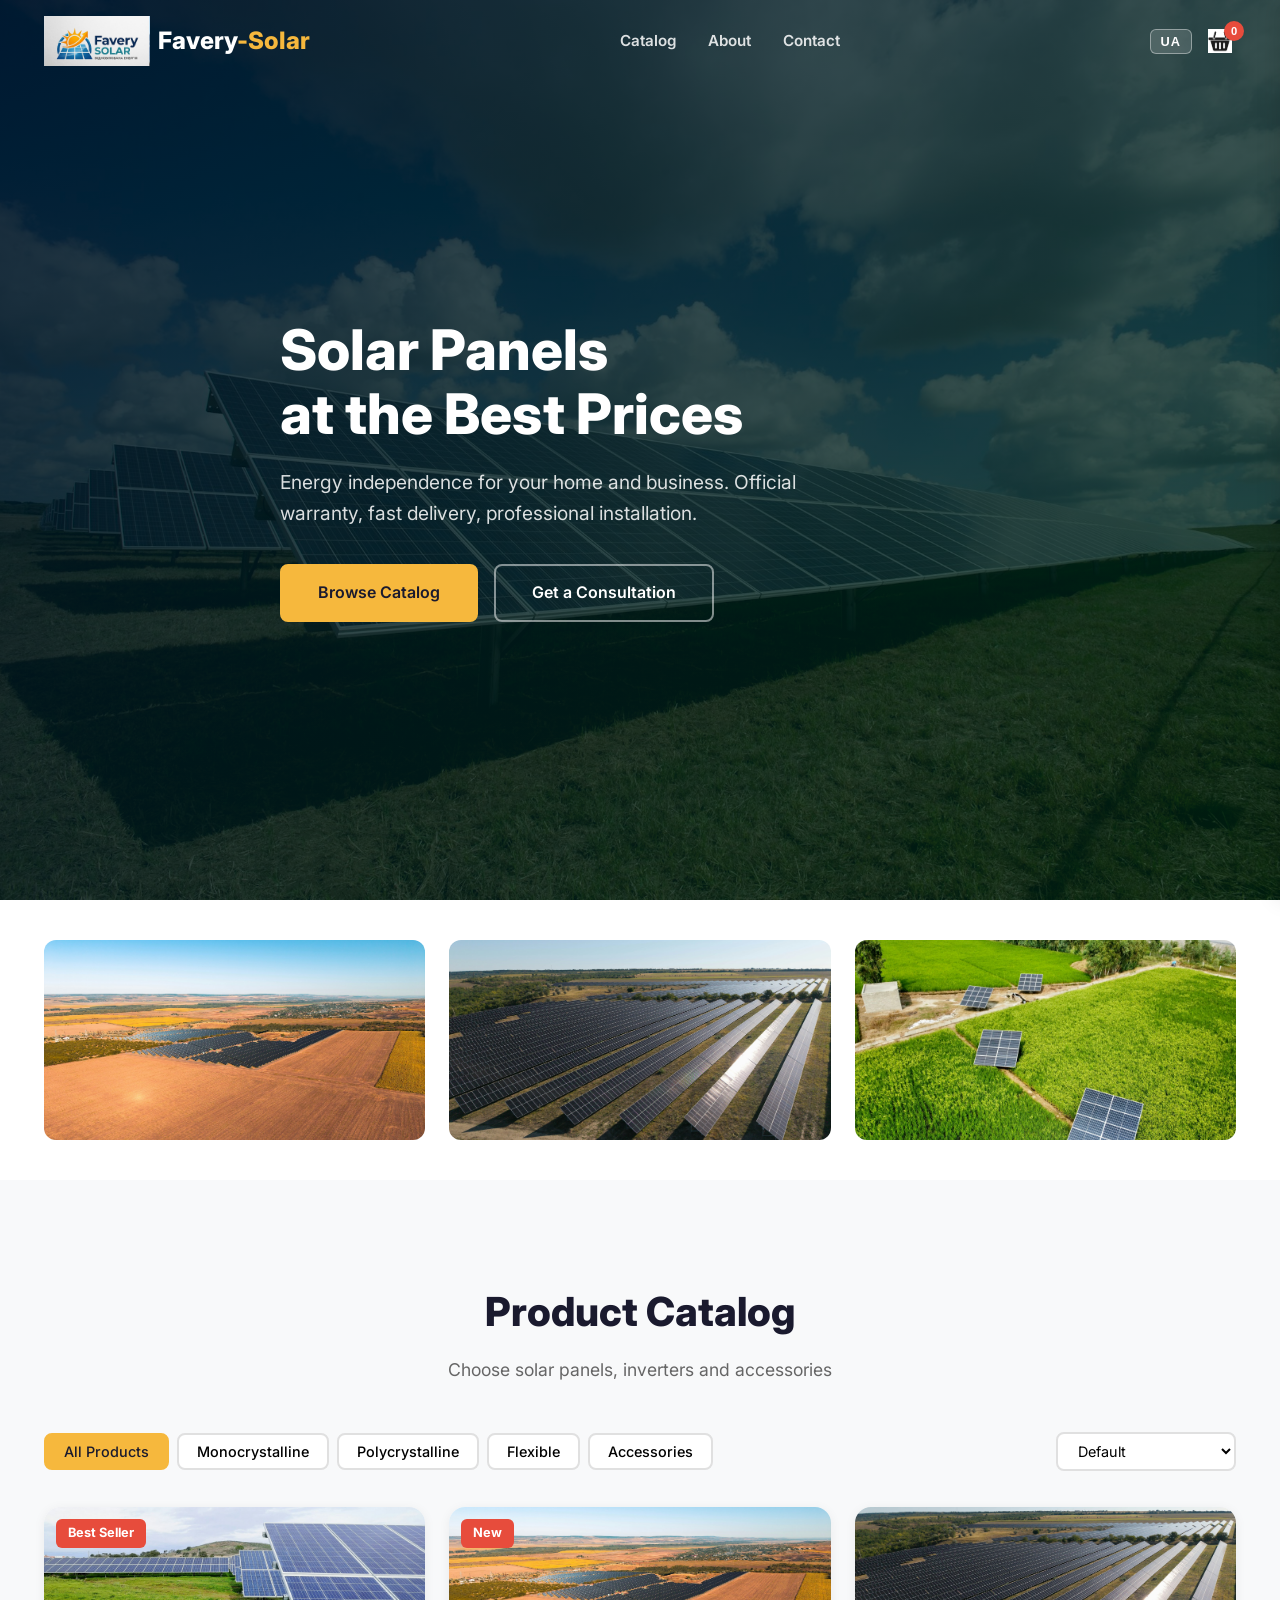
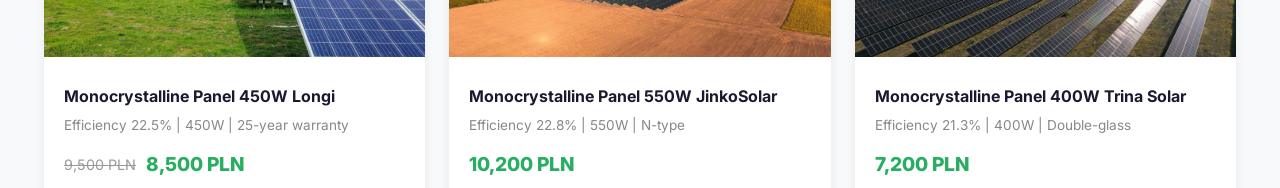
<file: index.html>
<!DOCTYPE html>
<html lang="uk">
<head>
  <meta charset="UTF-8">
  <meta name="viewport" content="width=device-width, initial-scale=1.0">
  <title>Портфоліо — Favery-Solar</title>
  <meta http-equiv="refresh" content="0;url=projects/favery-solar/index.html">
</head>
<body>
  <p><a href="projects/favery-solar/index.html">Favery-Solar — Інтернет-магазин сонячних панелей</a></p>
</body>
</html>
</file>
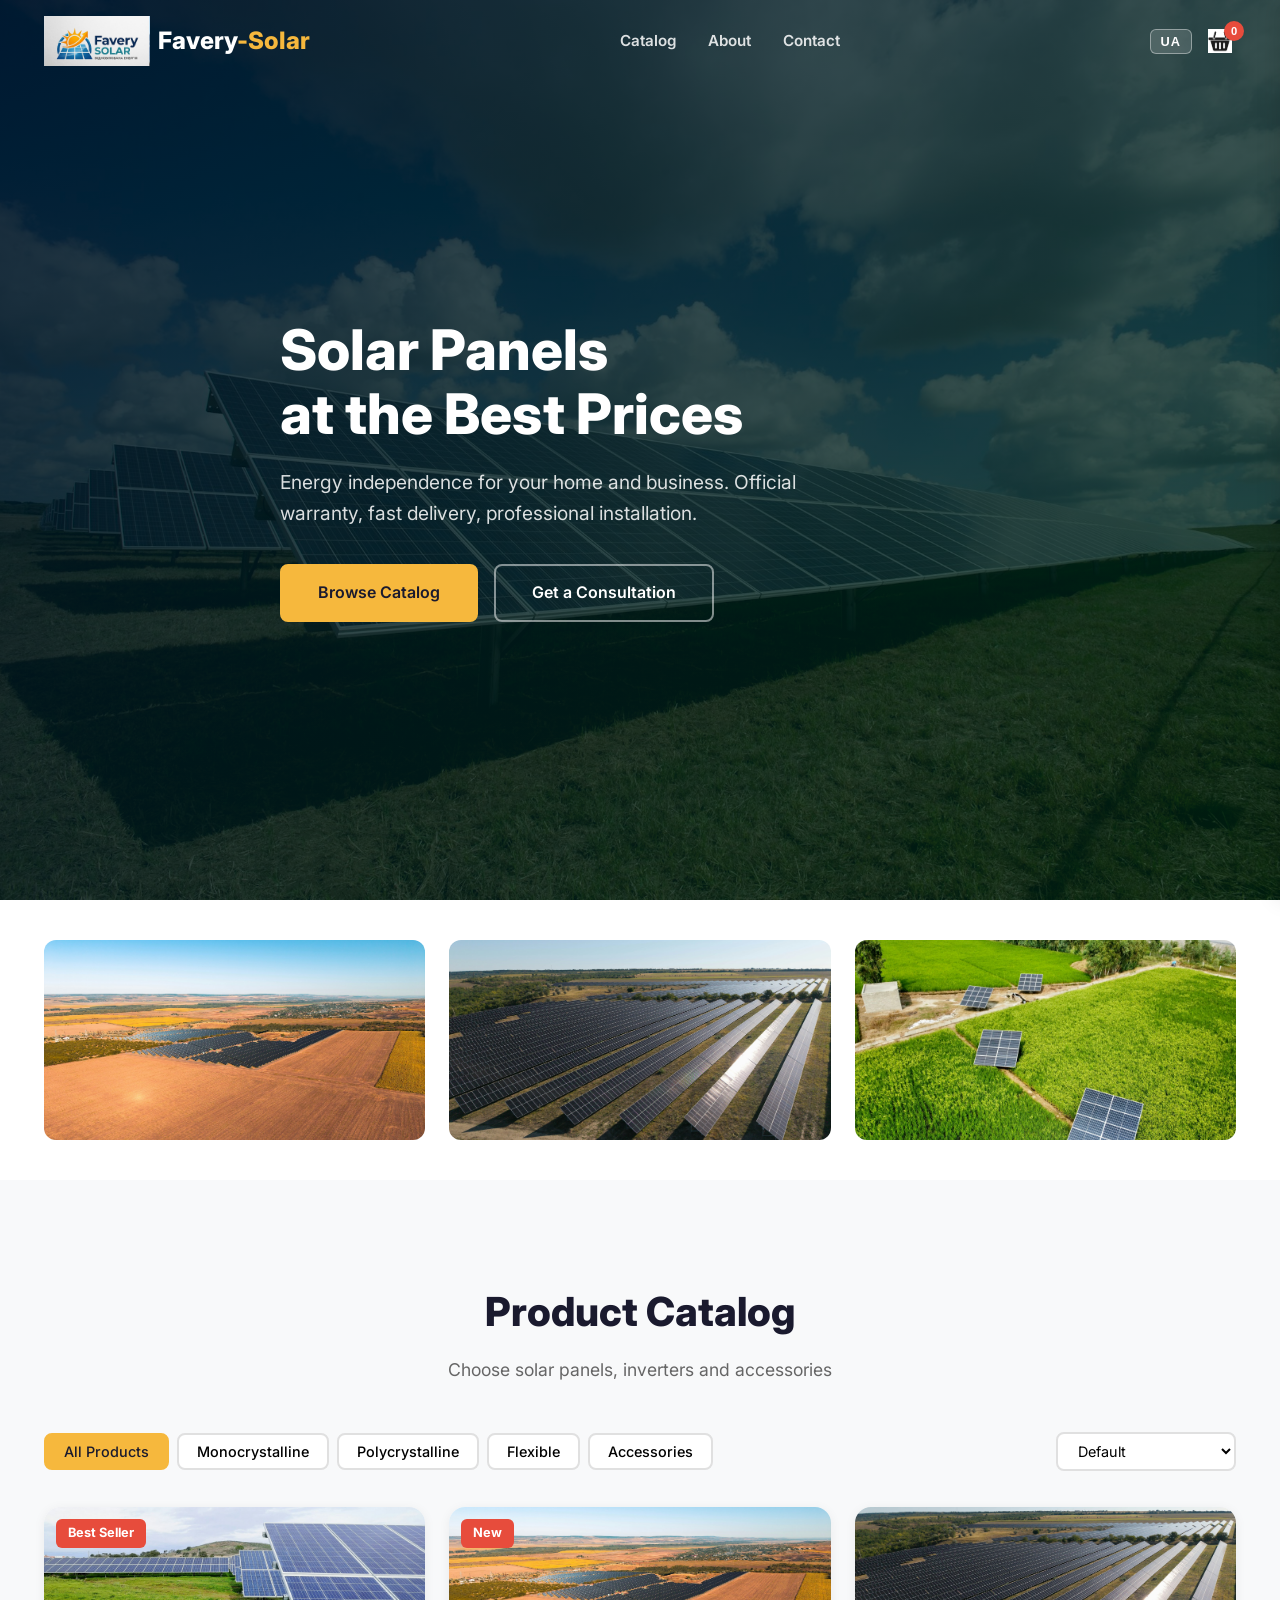
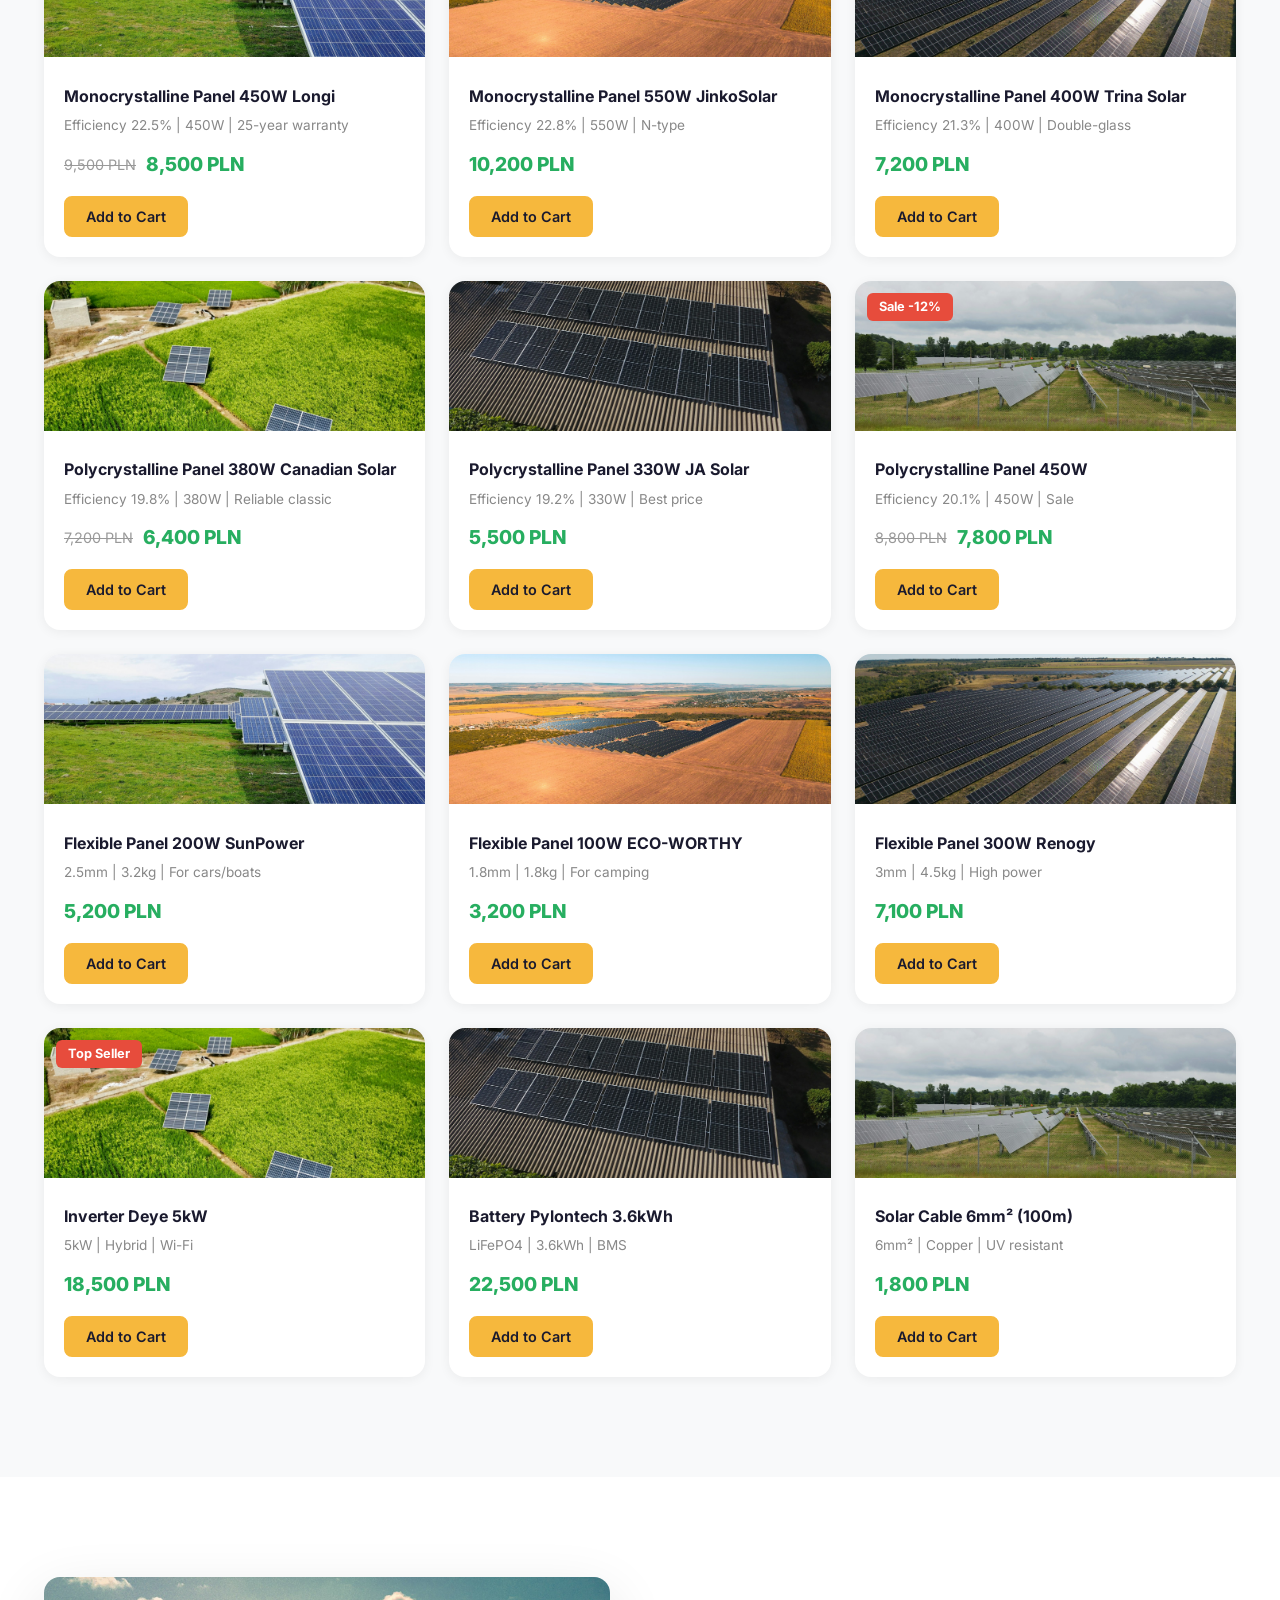
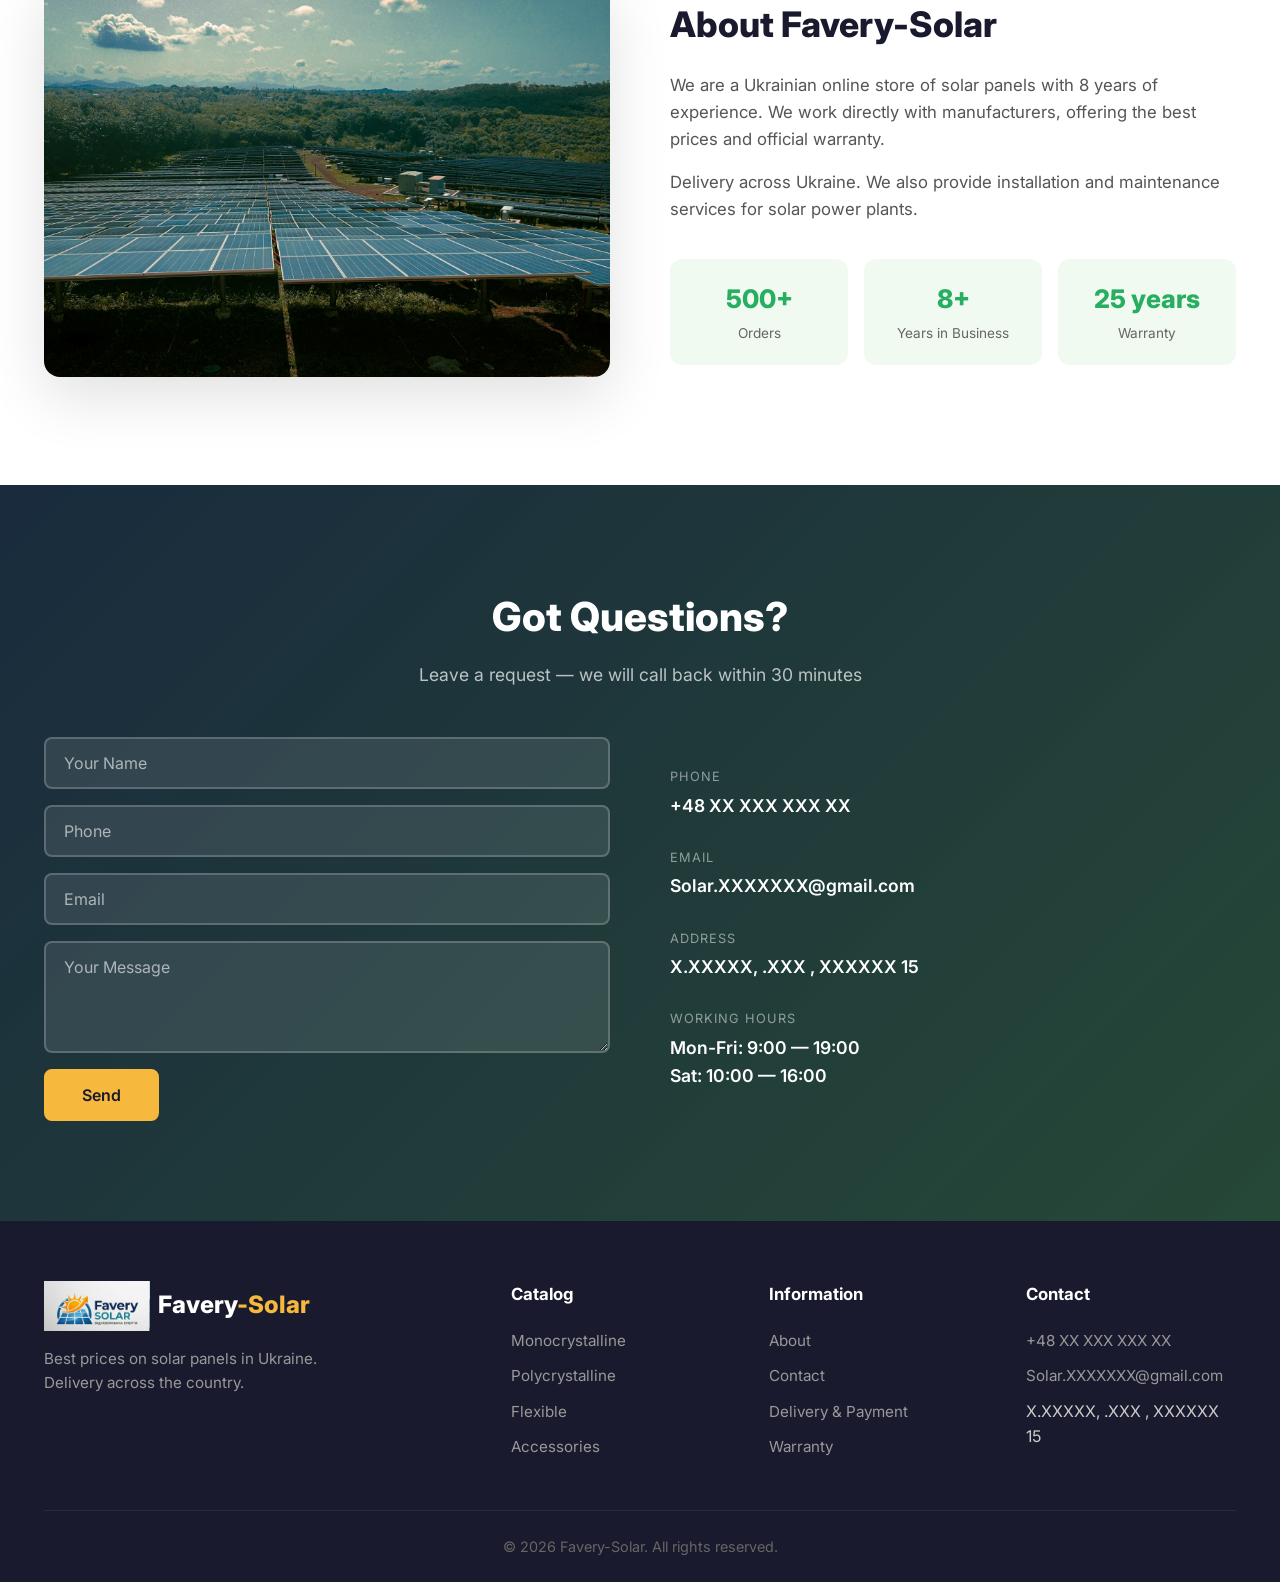
<file: projects/favery-solar/index.html>
<!DOCTYPE html>
<html lang="en">
<head>
  <meta charset="UTF-8">
  <meta name="viewport" content="width=device-width, initial-scale=1.0">
  <title>Favery-Solar — Solar Panel Online Store</title>
  <meta name="description" content="Solar panels at the best prices in Ukraine. Monocrystalline, polycrystalline and flexible panels with delivery across Ukraine.">
  <link rel="stylesheet" href="assets/css/style.css">
  <link href="https://fonts.googleapis.com/css2?family=Inter:wght@400;500;600;700;800&display=swap" rel="stylesheet">
</head>
<body>
  <header class="header" id="header">
    <div class="container">
      <div class="header-inner">
        <a href="#" class="logo">
          <img src="assets/img/logo.png" alt="Favery-Solar" class="logo-img">
          <span class="logo-text">Favery<span class="logo-accent">-Solar</span></span>
        </a>
        <nav class="nav" id="nav">
          <ul class="nav-list">
            <li><a href="#catalog" data-i18n="navCatalog">Catalog</a></li>
            <li><a href="#about" data-i18n="navAbout">About</a></li>
            <li><a href="#contact" data-i18n="navContact">Contact</a></li>
          </ul>
        </nav>
        <div class="header-actions">
          <button class="lang-btn" id="langBtn" aria-label="Switch language">UA</button>
          <button class="cart-btn" id="cartBtn" aria-label="Cart">
            <div class="shop-img">
              <img src="assets/img/shop.png" alt="shop">
            </div>
            <span class="cart-count" id="cartCount">0</span>
          </button>
          <button class="burger" id="burger" aria-label="Menu">
            <span></span><span></span><span></span>
          </button>
        </div>
      </div>
    </div>
  </header>

  <section class="hero" id="hero">
    <div class="hero-overlay"></div>
    <div class="container hero-content">
      <h1><span data-i18n="heroTitle1">Solar Panels</span> <br><span data-i18n="heroTitle2">at the Best Prices</span></h1>
      <p data-i18n="heroDesc">Energy independence for your home and business. Official warranty, fast delivery, professional installation.</p>
      <div class="hero-buttons">
        <a href="#catalog" class="btn btn-primary" data-i18n="heroBtn1">Browse Catalog</a>
        <a href="#contact" class="btn btn-secondary" data-i18n="heroBtn2">Get a Consultation</a>
      </div>
    </div>
  </section>

  <section class="partners">
    <div class="container">
      <div class="partners-grid">
        <div class="partner-img">
          <img src="assets/img/field-clear.jpg" alt="Solar field" loading="lazy">
        </div>
        <div class="partner-img">
          <img src="assets/img/rows-field.jpg" alt="Rows of solar panels" loading="lazy">
        </div>
        <div class="partner-img">
          <img src="assets/img/field-panels.jpg" alt="Solar panels" loading="lazy">
        </div>
      </div>
    </div>
  </section>

  <section class="catalog" id="catalog">
    <div class="container">
      <div class="section-header">
        <h2 data-i18n="catalogTitle">Product Catalog</h2>
        <p data-i18n="catalogDesc">Choose solar panels, inverters and accessories</p>
      </div>
      <div class="catalog-controls">
        <div class="filter-btns">
          <button class="filter-btn active" data-filter="all" data-i18n="filterAll">All Products</button>
          <button class="filter-btn" data-filter="mono" data-i18n="filterMono">Monocrystalline</button>
          <button class="filter-btn" data-filter="poly" data-i18n="filterPoly">Polycrystalline</button>
          <button class="filter-btn" data-filter="flex" data-i18n="filterFlex">Flexible</button>
          <button class="filter-btn" data-filter="accessories" data-i18n="filterAccessories">Accessories</button>
        </div>
        <div class="sort-control">
          <select id="sortSelect">
            <option value="default" data-i18n="sortDefault">Default</option>
            <option value="price-asc" data-i18n="sortPriceAsc">Price: Low to High</option>
            <option value="price-desc" data-i18n="sortPriceDesc">Price: High to Low</option>
            <option value="name" data-i18n="sortName">By Name</option>
          </select>
        </div>
      </div>
      <div class="products-grid" id="productsGrid"></div>
    </div>
  </section>

  <section class="about" id="about">
    <div class="container">
      <div class="about-grid">
        <div class="about-image">
          <img src="assets/img/about.jpg" alt="Favery-Solar">
        </div>
        <div class="about-content">
          <h2 data-i18n="aboutTitle">About Favery-Solar</h2>
          <p data-i18n="aboutDesc1">We are a Ukrainian online store of solar panels with 8 years of experience. We work directly with manufacturers, offering the best prices and official warranty.</p>
          <p data-i18n="aboutDesc2">Delivery across Ukraine. We also provide installation and maintenance services for solar power plants.</p>
          <ul class="about-stats">
            <li><strong>500+</strong> <span data-i18n="statOrders">Orders</span></li>
            <li><strong>8+</strong> <span data-i18n="statYears">Years in Business</span></li>
            <li><strong>25 years</strong> <span data-i18n="statWarranty">Warranty</span></li>
          </ul>
        </div>
      </div>
    </div>
  </section>

  <section class="contact" id="contact">
    <div class="container">
      <div class="section-header">
        <h2 data-i18n="contactTitle">Got Questions?</h2>
        <p data-i18n="contactDesc">Leave a request — we will call back within 30 minutes</p>
      </div>
      <div class="contact-grid">
        <form class="contact-form" action="php/send.php" method="POST">
          <input type="text" name="name" data-i18n-placeholder="formName" placeholder="Your Name" required>
          <input type="tel" name="phone" data-i18n-placeholder="formPhone" placeholder="Phone" required>
          <input type="email" name="email" data-i18n-placeholder="formEmail" placeholder="Email">
          <textarea name="message" data-i18n-placeholder="formMessage" placeholder="Your Message" rows="4"></textarea>
          <button type="submit" class="btn btn-primary" data-i18n="formSend">Send</button>
        </form>
        <div class="contact-info">
          <div class="contact-item">
            <span class="contact-label" data-i18n="labelPhone">Phone</span>
            <a href="tel:+48XXXXXXXXXX">+48 XX XXX XXX XX</a>
          </div>
          <div class="contact-item">
            <span class="contact-label" data-i18n="labelEmail">Email</span>
            <a href="mailto:Solar.XXXXXXX@gmail.com">Solar.XXXXXXX@gmail.com</a>
          </div>
          <div class="contact-item">
            <span class="contact-label" data-i18n="labelAddress">Address</span>
            <p>X.XXXXX, .XXX , XXXXXX 15</p>
          </div>
          <div class="contact-item">
            <span class="contact-label" data-i18n="labelSchedule">Working Hours</span>
            <p><span data-i18n="schedule1">Mon-Fri: 9:00 — 19:00</span><br><span data-i18n="schedule2">Sat: 10:00 — 16:00</span></p>
          </div>
        </div>
      </div>
    </div>
  </section>

  <footer class="footer">
    <div class="container">
      <div class="footer-grid">
        <div class="footer-brand">
          <a href="#" class="logo">
            <img src="assets/img/logo.png" alt="Favery-Solar" class="logo-img">
            <span class="logo-text">Favery<span class="logo-accent">-Solar</span></span>
          </a>
          <p data-i18n="footerDesc">Best prices on solar panels in Ukraine. Delivery across the country.</p>
        </div>
        <div class="footer-links">
          <h4 data-i18n="navCatalog">Catalog</h4>
          <ul>
            <li><a href="#" data-filter="mono" data-i18n="filterMono">Monocrystalline</a></li>
            <li><a href="#" data-filter="poly" data-i18n="filterPoly">Polycrystalline</a></li>
            <li><a href="#" data-filter="flex" data-i18n="filterFlex">Flexible Panels</a></li>
            <li><a href="#" data-filter="accessories" data-i18n="filterAccessories">Accessories</a></li>
          </ul>
        </div>
        <div class="footer-links">
          <h4 data-i18n="footerInfo">Information</h4>
          <ul>
            <li><a href="#about" data-i18n="navAbout">About</a></li>
            <li><a href="#contact" data-i18n="navContact">Contact</a></li>
            <li><a href="#" data-i18n="deliveryPayment">Delivery & Payment</a></li>
            <li><a href="#" data-i18n="warrantyLink">Warranty</a></li>
          </ul>
        </div>
        <div class="footer-links">
          <h4 data-i18n="navContact">Contact</h4>
          <ul>
            <li><a href="tel:+48XXXXXXXXXX">+48 XX XXX XXX XX</a></li>
            <li><a href="mailto:Solar.XXXXXXX@gmail.com">Solar.XXXXXXX@gmail.com</a></li>
            <li>X.XXXXX, .XXX , XXXXXX 15</li>
          </ul>
        </div>
      </div>
      <div class="footer-bottom">
        <p data-i18n="copyright">© 2026 Favery-Solar. All rights reserved.</p>
      </div>
    </div>
  </footer>

  <div class="cart-overlay" id="cartOverlay"></div>
  <div class="cart-sidebar" id="cartSidebar">
    <div class="cart-header">
      <h2 data-i18n="cartTitle">Cart</h2>
      <button class="cart-close" id="cartClose">&times;</button>
    </div>
    <div class="cart-items" id="cartItems"></div>
    <div class="cart-footer">
      <div class="cart-total">
        <span data-i18n="cartTotal">Total:</span>
        <span id="cartTotal">0 PLN</span>
      </div>
      <button class="btn btn-primary" id="checkoutBtn" data-i18n="checkout">Checkout</button>
    </div>
  </div>

  <div class="modal-overlay" id="modalOverlay"></div>
  <div class="modal" id="checkoutModal">
    <div class="modal-header">
      <h2 data-i18n="checkoutTitle">Order Checkout</h2>
      <button class="modal-close" id="modalClose">&times;</button>
    </div>
    <form class="modal-form" id="orderForm" action="php/order.php" method="POST">
      <input type="hidden" name="cart" id="orderCart">
      <input type="text" name="name" data-i18n-placeholder="formName" placeholder="Your Name" required>
      <input type="tel" name="phone" data-i18n-placeholder="formPhone" placeholder="Phone" required>
      <input type="email" name="email" data-i18n-placeholder="formEmail" placeholder="Email">
      <select name="delivery" required>
        <option value="" data-i18n="formDelivery">Delivery Method</option>
        <option value="nova-poshta" data-i18n="formDeliveryNP">Nova Poshta</option>
        <option value="ukrposhta" data-i18n="formDeliveryUP">Ukrposhta</option>
        <option value="self-pickup" data-i18n="formDeliveryPickup">Pickup (Kyiv)</option>
      </select>
      <textarea name="address" data-i18n-placeholder="formAddress" placeholder="Delivery Address / Branch" rows="2"></textarea>
      <textarea name="comment" data-i18n-placeholder="formComment" placeholder="Order Comment" rows="2"></textarea>
      <button type="submit" class="btn btn-primary" data-i18n="formConfirm">Confirm Order</button>
    </form>
  </div>

  <div class="toast" id="toast"></div>

  <script src="assets/js/lang.js"></script>
  <script src="assets/js/data.js"></script>
  <script src="assets/js/main.js"></script>
</body>
</html>
</file>
<file: projects/favery-solar/assets/css/style.css>
* {
  margin: 0;
  padding: 0;
  box-sizing: border-box;
}

html { scroll-behavior: smooth; }

body {
  font-family: 'Inter', system-ui, -apple-system, sans-serif;
  color: #1a1a2e;
  line-height: 1.6;
  overflow-x: hidden;
}

.container {
  width: 100%;
  max-width: 1240px;
  margin: 0 auto;
  padding: 0 24px;
}

.header {
  position: fixed;
  top: 0;
  left: 0;
  right: 0;
  z-index: 1000;
  padding: 16px 0;
  transition: all 0.3s;
}

.header.scrolled {
  background: rgba(255,255,255,0.95);
  backdrop-filter: blur(12px);
  box-shadow: 0 2px 20px rgba(0,0,0,0.08);
  padding: 8px 0;
}

.header-inner {
  display: flex;
  justify-content: space-between;
  align-items: center;
}

.logo {
  display: flex;
  align-items: center;
  gap: 8px;
  text-decoration: none;
  font-size: 1.5rem;
  font-weight: 800;
  color: #fff;
  transition: color 0.3s;
}

.shop-img {
  width: 24px;
  height: 24px;
}

.shop-img img {
  width: 100%;
  height: 100%;
  object-fit: contain;
}

.header.scrolled .logo { color: #1a1a2e; }

.logo-img { height: 50px; width: auto; }
.logo-accent { color: #f6b83d; }

.nav-list {
  display: flex;
  list-style: none;
  gap: 32px;
}

.nav-list a {
  text-decoration: none;
  color: rgba(255,255,255,0.85);
  font-weight: 600;
  font-size: 0.95rem;
  transition: color 0.3s;
  position: relative;
}

.nav-list a::after {
  content: '';
  position: absolute;
  bottom: -4px;
  left: 0;
  width: 0;
  height: 2px;
  background: #f6b83d;
  transition: width 0.3s;
}

.nav-list a:hover::after { width: 100%; }
.header.scrolled .nav-list a { color: #333; }
.nav-list a:hover { color: #f6b83d; }

.header-actions { display: flex; align-items: center; gap: 12px; }

.lang-btn {
  background: rgba(255,255,255,0.15);
  border: 1px solid rgba(255,255,255,0.4);
  color: #fff;
  font-size: 0.8rem;
  font-weight: 700;
  padding: 4px 10px;
  border-radius: 6px;
  cursor: pointer;
  transition: all 0.2s;
  letter-spacing: 1px;
}

.lang-btn:hover {
  background: #f6b83d;
  border-color: #f6b83d;
  color: #1a1a2e;
}

.header.scrolled .lang-btn {
  background: rgba(0,0,0,0.06);
  border-color: rgba(0,0,0,0.15);
  color: #1a1a2e;
}

.header.scrolled .lang-btn:hover {
  background: #f6b83d;
  border-color: #f6b83d;
  color: #1a1a2e;
}

.cart-btn {
  position: relative;
  background: none;
  border: none;
  font-size: 1.5rem;
  cursor: pointer;
  padding: 4px;
  transition: transform 0.2s;
}

.cart-btn:hover { transform: scale(1.1); }

.cart-count {
  position: absolute;
  top: -4px;
  right: -8px;
  background: #e74c3c;
  color: #fff;
  font-size: 0.7rem;
  font-weight: 700;
  width: 20px;
  height: 20px;
  border-radius: 50%;
  display: flex;
  align-items: center;
  justify-content: center;
}

.burger {
  display: none;
  flex-direction: column;
  gap: 5px;
  background: none;
  border: none;
  cursor: pointer;
  padding: 4px;
}

.burger span {
  width: 28px;
  height: 3px;
  background: #fff;
  border-radius: 2px;
  transition: 0.3s;
}

.header.scrolled .burger span { background: #1a1a2e; }

.hero {
  position: relative;
  min-height: 100vh;
  display: flex;
  align-items: center;
  background: url('../img/hero.jpg') center/cover no-repeat;
}

.hero-overlay {
  position: absolute;
  inset: 0;
  background: linear-gradient(135deg, rgba(0,20,40,0.85), rgba(0,40,20,0.7));
}

.hero-content {
  position: relative;
  z-index: 2;
  max-width: 720px;
  padding: 120px 0 80px;
}

.hero-content h1 {
  font-size: 3.5rem;
  font-weight: 800;
  color: #fff;
  line-height: 1.15;
  margin-bottom: 20px;
}

.hero-content p {
  font-size: 1.2rem;
  color: rgba(255,255,255,0.85);
  margin-bottom: 36px;
  max-width: 560px;
}

.hero-buttons { display: flex; gap: 16px; flex-wrap: wrap; }

.btn {
  display: inline-block;
  padding: 14px 36px;
  font-size: 1rem;
  font-weight: 600;
  text-decoration: none;
  border-radius: 8px;
  transition: all 0.3s;
  border: 2px solid transparent;
  cursor: pointer;
  font-family: inherit;
  text-align: center;
}

.btn-primary {
  background: #f6b83d;
  color: #1a1a2e;
  border-color: #f6b83d;
}

.btn-primary:hover {
  background: #e5a62e;
  transform: translateY(-2px);
  box-shadow: 0 8px 24px rgba(246,184,61,0.35);
}

.btn-secondary {
  background: transparent;
  color: #fff;
  border-color: rgba(255,255,255,0.5);
}

.btn-secondary:hover { border-color: #fff; background: rgba(255,255,255,0.1); }

.btn-sm { padding: 10px 20px; font-size: 0.9rem; }

section { padding: 100px 0; }

.section-header {
  text-align: center;
  margin-bottom: 48px;
}

.section-header h2 {
  font-size: 2.5rem;
  font-weight: 800;
  margin-bottom: 12px;
}

.section-header p {
  font-size: 1.1rem;
  color: #666;
  max-width: 520px;
  margin: 0 auto;
}

.partners {
  padding: 40px 0;
  background: #fff;
}

.partners-grid {
  display: grid;
  grid-template-columns: repeat(3, 1fr);
  gap: 24px;
}

.partner-img {
  border-radius: 12px;
  overflow: hidden;
  height: 200px;
}

.partner-img img {
  width: 100%;
  height: 100%;
  object-fit: cover;
  transition: transform 0.4s;
}

.partner-img:hover img { transform: scale(1.05); }

.catalog { background: #f8f9fa; }

.catalog-controls {
  display: flex;
  justify-content: space-between;
  align-items: center;
  flex-wrap: wrap;
  gap: 16px;
  margin-bottom: 36px;
}

.filter-btns {
  display: flex;
  gap: 8px;
  flex-wrap: wrap;
}

.filter-btn {
  padding: 8px 18px;
  border: 2px solid #e0e0e0;
  background: #fff;
  border-radius: 8px;
  font-size: 0.9rem;
  font-weight: 500;
  cursor: pointer;
  transition: all 0.3s;
  font-family: inherit;
}

.filter-btn:hover { border-color: #f6b83d; color: #f6b83d; }
.filter-btn.active {
  background: #f6b83d;
  border-color: #f6b83d;
  color: #1a1a2e;
}

.sort-control select {
  padding: 8px 16px;
  border: 2px solid #e0e0e0;
  border-radius: 8px;
  font-size: 0.9rem;
  font-family: inherit;
  cursor: pointer;
  background: #fff;
}

.products-grid {
  display: grid;
  grid-template-columns: repeat(3, 1fr);
  gap: 24px;
}

.product-card {
  background: #fff;
  border-radius: 16px;
  overflow: hidden;
  box-shadow: 0 2px 12px rgba(0,0,0,0.06);
  transition: transform 0.3s, box-shadow 0.3s;
  position: relative;
}

.product-card:hover {
  transform: translateY(-4px);
  box-shadow: 0 12px 40px rgba(0,0,0,0.1);
}

.product-badge {
  position: absolute;
  top: 12px;
  left: 12px;
  z-index: 2;
  background: #e74c3c;
  color: #fff;
  padding: 4px 12px;
  border-radius: 6px;
  font-size: 0.8rem;
  font-weight: 700;
}

.product-img img {
  width: 100%;
  height: 150px;
  object-fit: cover;
}

.product-body { padding: 20px; }

.product-body h3 {
  font-size: 1rem;
  font-weight: 700;
  margin-bottom: 8px;
  line-height: 1.4;
}

.product-specs {
  color: #888;
  font-size: 0.85rem;
  margin-bottom: 12px;
}

.product-prices {
  display: flex;
  align-items: center;
  gap: 10px;
  margin-bottom: 16px;
}

.old-price {
  color: #999;
  text-decoration: line-through;
  font-size: 0.9rem;
}

.current-price {
  font-size: 1.2rem;
  font-weight: 800;
  color: #27ae60;
}

.about { background: #fff; }

.about-grid {
  display: grid;
  grid-template-columns: 1fr 1fr;
  gap: 60px;
  align-items: center;
}

.about-image img {
  width: 100%;
  height: 400px;
  object-fit: cover;
  border-radius: 16px;
  box-shadow: 0 20px 60px rgba(0,0,0,0.12);
}

.about-content h2 {
  font-size: 2.2rem;
  font-weight: 800;
  margin-bottom: 20px;
}

.about-content p { color: #555; margin-bottom: 16px; font-size: 1.05rem; }

.about-stats {
  display: grid;
  grid-template-columns: repeat(3, 1fr);
  gap: 16px;
  list-style: none;
  margin-top: 36px;
}

.about-stats li {
  text-align: center;
  padding: 20px;
  background: #f0faf0;
  border-radius: 12px;
}

.about-stats strong {
  display: block;
  font-size: 1.6rem;
  font-weight: 800;
  color: #27ae60;
}

.about-stats span { font-size: 0.85rem; color: #666; }

.contact {
  background: linear-gradient(135deg, rgba(0,20,40,0.9), rgba(0,40,20,0.85)), url('../img/contact-bg.jpg') center/cover no-repeat fixed;
  color: #fff;
}

.contact .section-header h2 { color: #fff; }
.contact .section-header p { color: rgba(255,255,255,0.7); }

.contact-grid {
  display: grid;
  grid-template-columns: 1fr 1fr;
  gap: 60px;
}

.contact-form {
  display: flex;
  flex-direction: column;
  gap: 16px;
}

.contact-form input,
.contact-form select,
.contact-form textarea {
  padding: 14px 18px;
  font-size: 1rem;
  border: 2px solid rgba(255,255,255,0.2);
  border-radius: 8px;
  font-family: inherit;
  transition: border-color 0.3s;
  background: rgba(255,255,255,0.1);
  color: #fff;
}

.contact-form input::placeholder,
.contact-form select,
.contact-form textarea::placeholder { color: rgba(255,255,255,0.6); }

.contact-form select option { color: #1a1a2e; }

.contact-form input:focus,
.contact-form select:focus,
.contact-form textarea:focus {
  outline: none;
  border-color: #f6b83d;
  background: rgba(255,255,255,0.15);
}

.contact-form button { align-self: flex-start; }

.contact-info {
  display: flex;
  flex-direction: column;
  gap: 28px;
  justify-content: center;
}

.contact-item .contact-label {
  display: block;
  font-size: 0.8rem;
  text-transform: uppercase;
  letter-spacing: 1px;
  color: rgba(255,255,255,0.5);
  margin-bottom: 4px;
}

.contact-item a,
.contact-item p {
  font-size: 1.1rem;
  color: #fff;
  text-decoration: none;
  font-weight: 600;
}

.contact-item a:hover { color: #f6b83d; }

.cart-overlay {
  position: fixed;
  inset: 0;
  background: rgba(0,0,0,0.4);
  z-index: 2000;
  opacity: 0;
  pointer-events: none;
  transition: opacity 0.3s;
}

.cart-overlay.show { opacity: 1; pointer-events: auto; }

.cart-sidebar {
  position: fixed;
  top: 0;
  right: -300px;
  width: 300px;
  max-width: 100vw;
  height: 100vh;
  background: #fff;
  z-index: 2001;
  display: flex;
  flex-direction: column;
  transition: right 0.3s;
  box-shadow: -4px 0 20px rgba(0,0,0,0.1);
}

.cart-sidebar.open { right: 0; }

.cart-header {
  display: flex;
  justify-content: space-between;
  align-items: center;
  padding: 14px 18px;
  border-bottom: 1px solid #eee;
}

.cart-header h2 { font-size: 1.1rem; }

.cart-close, .modal-close {
  background: none;
  border: none;
  font-size: 1.8rem;
  cursor: pointer;
  color: #999;
  transition: color 0.2s;
}

.cart-close:hover, .modal-close:hover { color: #1a1a2e; }

.cart-items {
  flex: 1;
  overflow-y: auto;
  padding: 10px 18px;
}

.cart-empty {
  text-align: center;
  color: #999;
  margin-top: 30px;
}

.cart-item {
  display: flex;
  gap: 10px;
  align-items: center;
  padding: 10px 0;
  border-bottom: 1px solid #f0f0f0;
}

.cart-item img {
  width: 40px;
  height: 40px;
  object-fit: cover;
  border-radius: 6px;
}

.cart-item-info { flex: 1; min-width: 0; }

.cart-item-title {
  font-size: 0.82rem;
  font-weight: 600;
  white-space: nowrap;
  overflow: hidden;
  text-overflow: ellipsis;
}

.cart-item-price {
  font-size: 0.82rem;
  color: #27ae60;
  font-weight: 700;
  margin-top: 4px;
}

.cart-item-qty {
  display: flex;
  align-items: center;
  gap: 6px;
}

.qty-btn {
  width: 24px;
  height: 24px;
  border: 1px solid #ddd;
  background: #fff;
  border-radius: 6px;
  cursor: pointer;
  font-size: 0.9rem;
  display: flex;
  align-items: center;
  justify-content: center;
  transition: all 0.2s;
}

.qty-btn:hover { border-color: #f6b83d; color: #f6b83d; }

.cart-item-del {
  background: none;
  border: none;
  font-size: 1.3rem;
  color: #ccc;
  cursor: pointer;
  padding: 4px;
  transition: color 0.2s;
}

.cart-item-del:hover { color: #e74c3c; }

.cart-footer {
  padding: 14px 18px;
  border-top: 1px solid #eee;
}

.cart-total {
  display: flex;
  justify-content: space-between;
  font-size: 1rem;
  font-weight: 700;
  margin-bottom: 12px;
}

.modal-overlay {
  position: fixed;
  inset: 0;
  background: rgba(0,0,0,0.4);
  z-index: 3000;
  opacity: 0;
  pointer-events: none;
  transition: opacity 0.3s;
}

.modal-overlay.show { opacity: 1; pointer-events: auto; }

.modal {
  position: fixed;
  top: 50%;
  left: 50%;
  transform: translate(-50%,-50%);
  background: #fff;
  border-radius: 16px;
  width: 520px;
  max-width: 90vw;
  max-height: 90vh;
  overflow-y: auto;
  z-index: 3001;
  opacity: 0;
  pointer-events: none;
  transition: opacity 0.3s;
}

.modal.open { opacity: 1; pointer-events: auto; }

.modal-header {
  display: flex;
  justify-content: space-between;
  align-items: center;
  padding: 20px 24px;
  border-bottom: 1px solid #eee;
}

.modal-header h2 { font-size: 1.3rem; }

.modal-form {
  padding: 24px;
  display: flex;
  flex-direction: column;
  gap: 14px;
}

.modal-form input,
.modal-form select,
.modal-form textarea {
  padding: 12px 16px;
  font-size: 1rem;
  border: 2px solid #e0e0e0;
  border-radius: 8px;
  font-family: inherit;
  transition: border-color 0.3s;
}

.modal-form input:focus,
.modal-form select:focus,
.modal-form textarea:focus {
  outline: none;
  border-color: #f6b83d;
}

.toast {
  position: fixed;
  bottom: 24px;
  left: 50%;
  transform: translateX(-50%) translateY(80px);
  background: #1a1a2e;
  color: #fff;
  padding: 12px 28px;
  border-radius: 8px;
  font-weight: 500;
  z-index: 9999;
  opacity: 0;
  transition: all 0.3s;
  pointer-events: none;
}

.toast.show { opacity: 1; transform: translateX(-50%) translateY(0); }

.footer {
  background: #1a1a2e;
  color: #ccc;
  padding: 60px 0 0;
}

.footer-grid {
  display: grid;
  grid-template-columns: 2fr 1fr 1fr 1fr;
  gap: 48px;
  padding-bottom: 40px;
}

.footer .logo { margin-bottom: 16px; }
.footer .logo-text { color: #fff; }
.footer-brand p { color: #999; font-size: 0.95rem; max-width: 300px; }

.footer-links h4 {
  color: #fff;
  font-size: 1.05rem;
  font-weight: 700;
  margin-bottom: 20px;
}

.footer-links ul { list-style: none; }
.footer-links li { margin-bottom: 10px; }

.footer-links a {
  color: #999;
  text-decoration: none;
  font-size: 0.95rem;
  transition: color 0.3s;
}

.footer-links a:hover { color: #f6b83d; }

.footer-bottom {
  border-top: 1px solid #2a2a3e;
  padding: 24px 0;
  text-align: center;
  font-size: 0.9rem;
  color: #666;
}

@media (max-width: 992px) {
  .hero-content h1 { font-size: 2.8rem; }
  .products-grid { grid-template-columns: 1fr 1fr; }
  .about-grid { grid-template-columns: 1fr; gap: 40px; }
  .about-image img { height: 300px; }
  .footer-grid { grid-template-columns: 1fr 1fr; }
}

@media (max-width: 768px) {
  .nav {
    position: fixed;
    top: 0;
    right: -100%;
    width: 280px;
    height: 100vh;
    background: #fff;
    padding: 80px 32px 32px;
    box-shadow: -4px 0 20px rgba(0,0,0,0.1);
    transition: right 0.3s;
  }

  .nav.open { right: 0; }

  .nav-list { flex-direction: column; gap: 20px; }
  .nav-list a { color: #1a1a2e !important; font-size: 1.1rem; }
  .burger { display: flex; }

  .burger.active span:nth-child(1) { transform: translateY(8px) rotate(45deg); }
  .burger.active span:nth-child(2) { opacity: 0; }
  .burger.active span:nth-child(3) { transform: translateY(-8px) rotate(-45deg); }

  .hero-content h1 { font-size: 2.2rem; }
  .hero-content p { font-size: 1rem; }

  .products-grid { grid-template-columns: 1fr; }
  .contact-grid { grid-template-columns: 1fr; }
  .footer-grid { grid-template-columns: 1fr; }
  .about-stats { grid-template-columns: 1fr; }
  .catalog-controls { flex-direction: column; align-items: stretch; }

  section { padding: 60px 0; }
  .section-header h2 { font-size: 2rem; }
  .cart-sidebar { width: 100%; max-width: 300px; }
}
</file>
